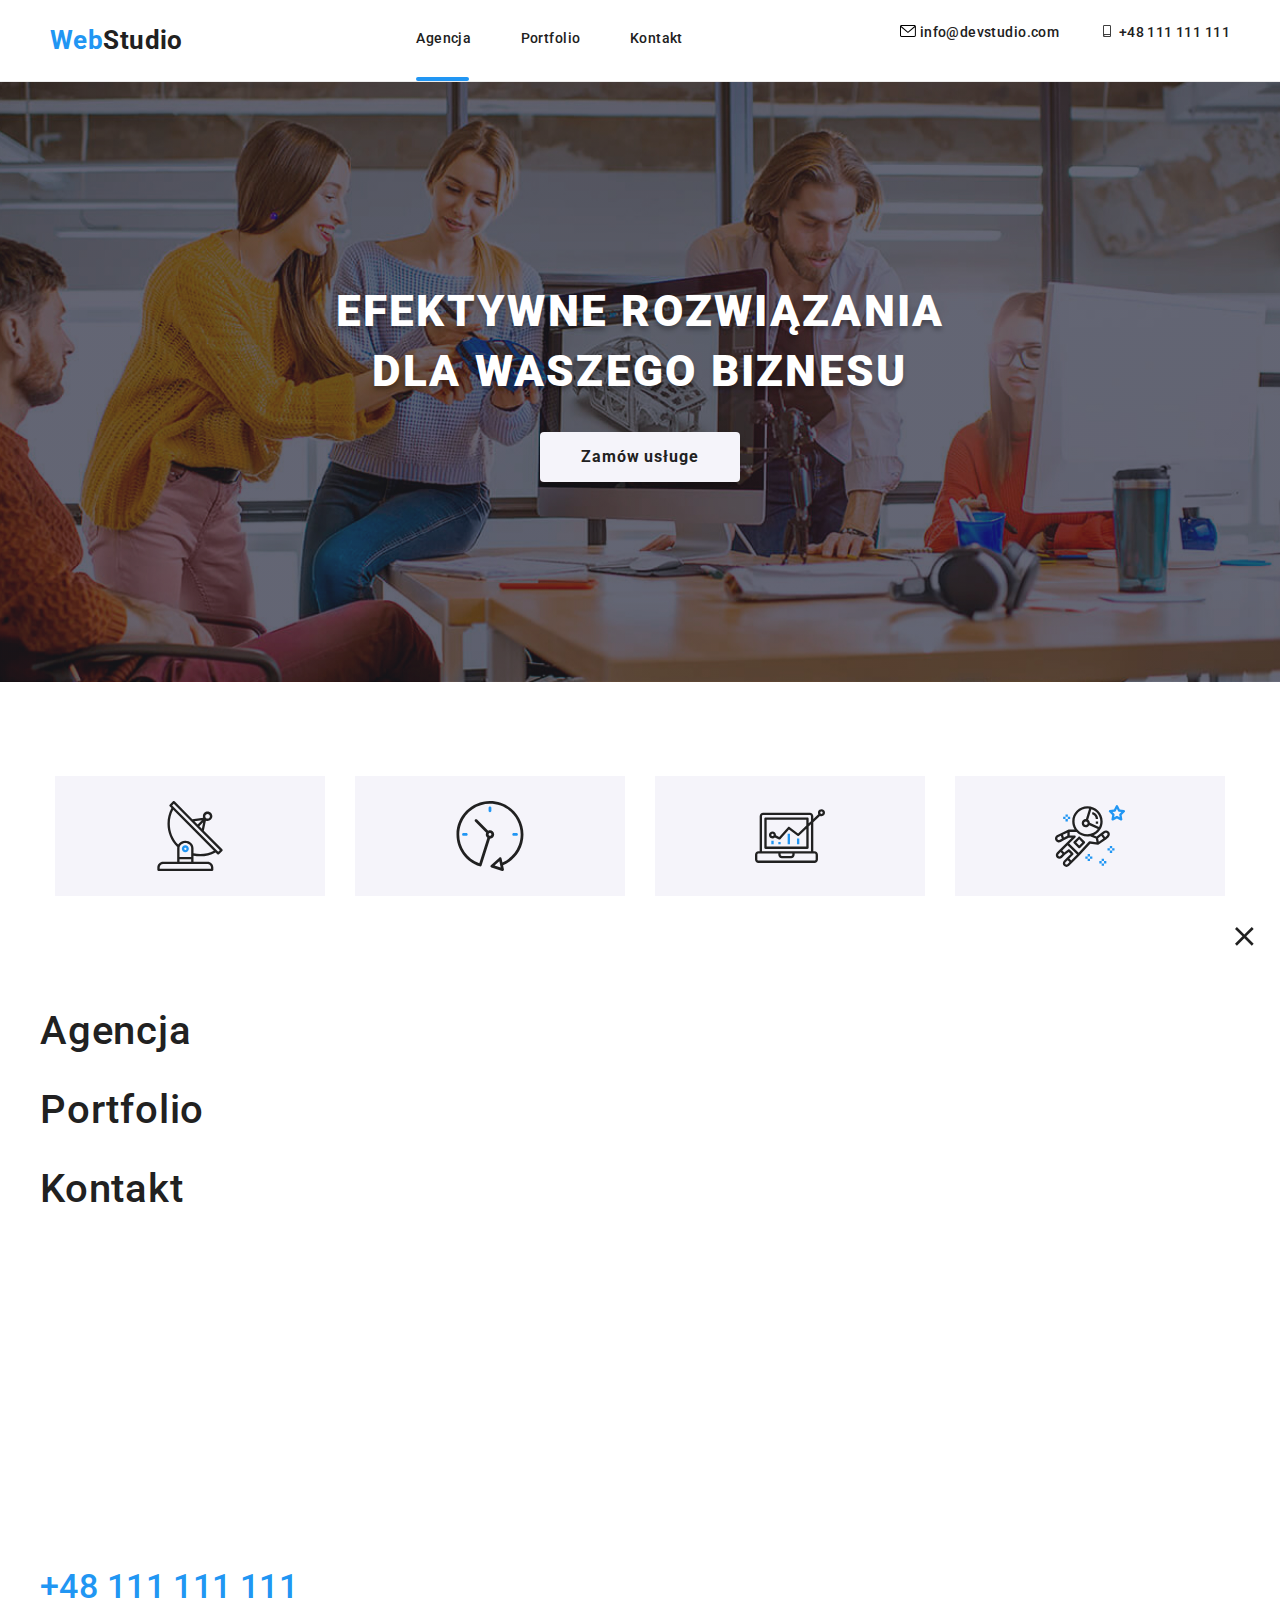
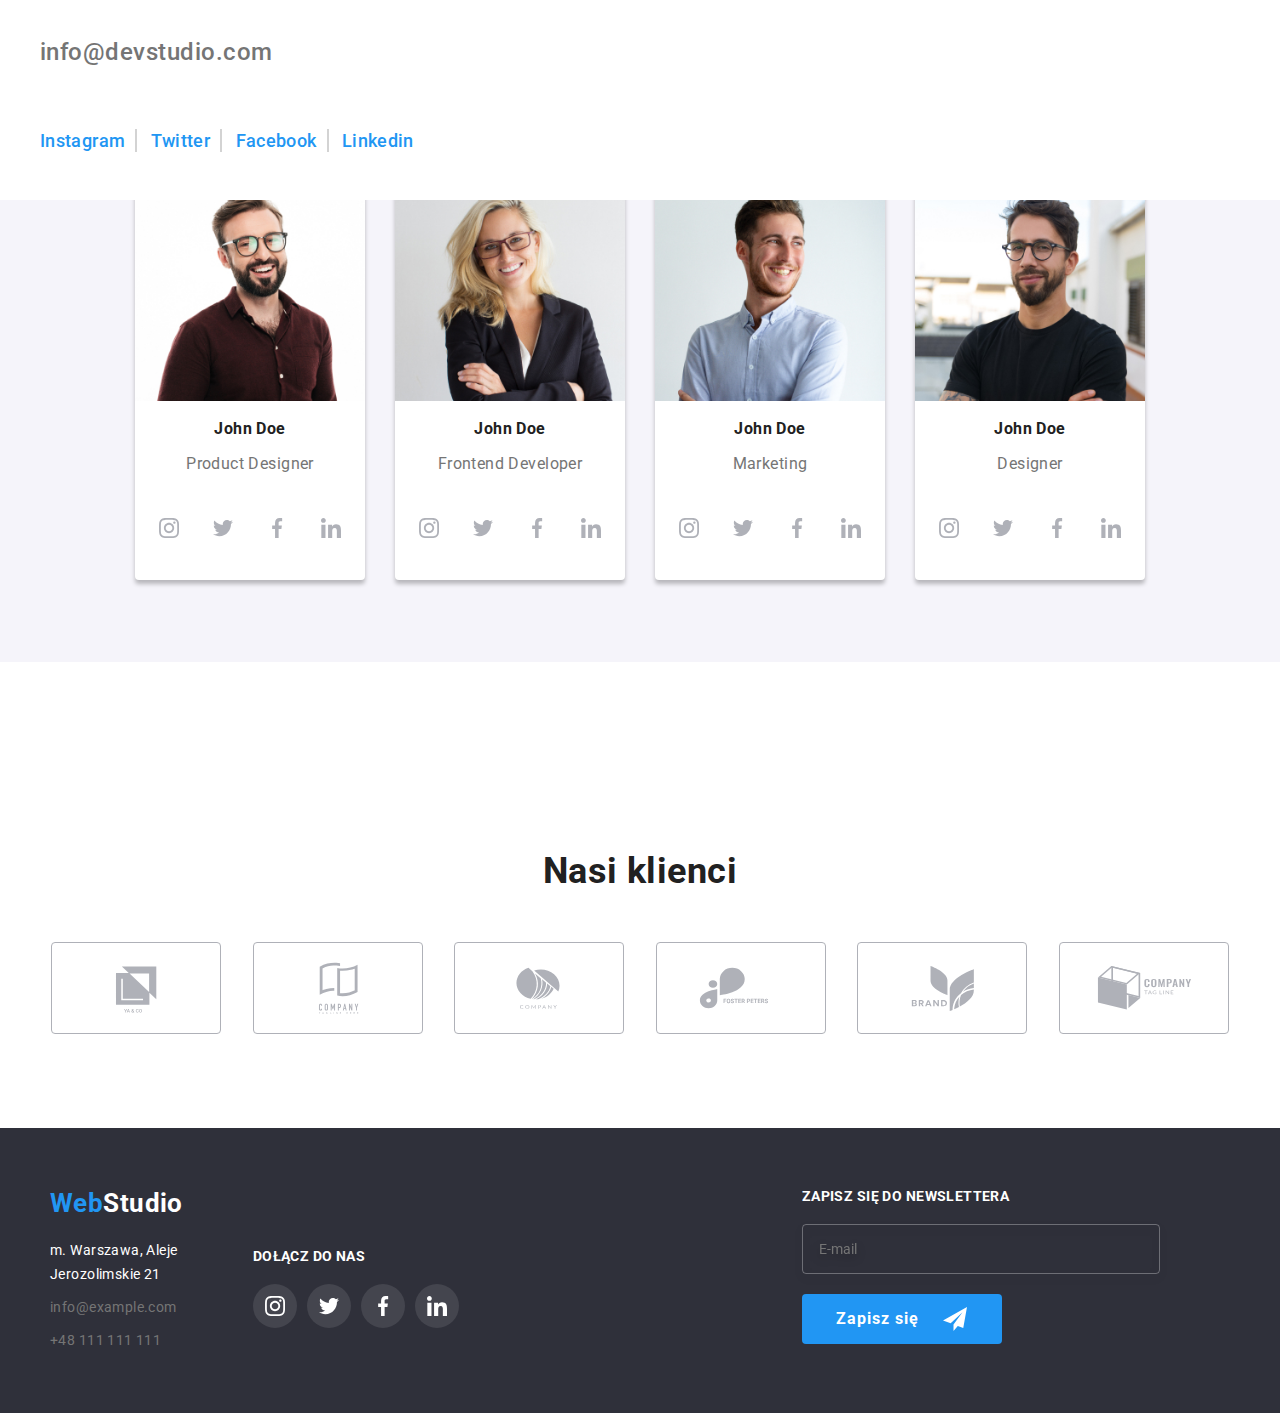
<file: index.html>
<!DOCTYPE html>
<html lang="pl">
  <head>
    <meta charset="UTF-8" />
    <meta http-equiv="X-UA-Compatible" content="IE=edge" />
    <meta name="viewport" content="width=device-width, initial-scale=1.0" />
    <title>WebStudio</title>
    <link rel="preconnect" href="https://fonts.googleapis.com" />
    <link rel="preconnect" href="https://fonts.gstatic.com" crossorigin />
    <link
      href="https://fonts.googleapis.com/css2?family=Raleway:wght@700&family=Roboto:wght@400;500;700;900&display=swap"
      rel="stylesheet"
    />
    <link rel="stylesheet" href="./css/modern-normalize.css" />
    <link rel="stylesheet" href="./css/main.min.css" />
  </head>
  <body>
    <header class="header-menu">
      <section class="container">
        <div class="header-menu__nav-menu">
          <a class="header-menu__logo header-menu__link" href="./index.html"
            ><span class="header-menu__web">Web</span>Studio</a
          >

          <nav>
            <ul class="header-menu__nav-list">
              <li>
                <a
                  class="header-menu__selected-page-index header-menu__link"
                  href="./index.html"
                  >Agencja</a
                >
              </li>
              <li>
                <a class="header-menu__link" href="./portfolio.html"
                  >Portfolio</a
                >
              </li>
              <li>
                <a class="header-menu__link" href="./Contacts">Kontakt</a>
              </li>
            </ul>
          </nav>
          <div>
            <ul class="header-menu__contact-list">
              <li>
                <a
                  class="header-menu__link--contact"
                  href="mailto:info@devstudio.com"
                >
                  <svg class="-header-menu__email" width="16px" height="12px">
                    <use href="./images/icons.svg#icon-envelope"></use>
                  </svg>
                  info@devstudio.com
                </a>
              </li>
              <li>
                <a class="header-menu__link--contact" href="tel:+48111111111">
                  <svg class="header-menu__phone" width="16px" height="12px">
                    <use href="./images/icons.svg#icon-smartphone"></use>
                  </svg>
                  +48 111 111 111
                </a>
              </li>
            </ul>
            <button type="button" class="menu-mobile js-open-menu">
              <svg class="header-menu__open-btn" width="40" height="40">
                <use href="./images/icons.svg#icon-hamburger"></use>
              </svg>
            </button>
          </div>
        </div>
      </section>
    </header>
    <main>
      <section class="main-banner">
        <div class="main-banner__background">
          <h1 class="main-banner__title">
            EFEKTYWNE ROZWIĄZANIA DLA WASZEGO BIZNESU
          </h1>

          <div class="main-banner__button">
            <button type="button" class="main-banner__btn" data-modal-open>
              Zamów usługe
            </button>
          </div>
        </div>
      </section>

      <section class="section">
        <div class="container">
          <ul class="cards">
            <li class="cards__item">
              <div class="cards__item-background">
                <svg width="70"
                    height="70">
                  <use
                    href="./images/icons.svg#icon-antenna"
                    
                  ></use>
                </svg>
              </div>
              <h4 class="cards__title">LOREM IPSUM</h4>
              <p class="cards__paragraph">
                Lorem ipsum dolor sit amet, consectetur adipiscing elit. Nam vel
                arcu sem. Sed non sodales dui. Interdum et malesuada
              </p>
            </li>
            <li class="cards__item">
              <div class="cards__item-background">
                <svg width="70"
                    height="70">
                  <use
                    href="./images/icons.svg#icon-clock"
                    
                  ></use>
                </svg>
              </div>
              <h4 class="cards__title">LOREM IPSUM</h4>
              <p class="cards__paragraph">
                Lorem ipsum dolor sit amet, consectetur adipiscing elit. Nam vel
                arcu sem. Sed non sodales dui. Interdum et malesuada
              </p>
            </li>
            <li class="cards__item">
              <div class="cards__item-background">
                <svg width="70"
                    height="70">
                  <use
                    href="./images/icons.svg#icon-diagram"
                    
                  ></use>
                </svg>
              </div>
              <h4 class="cards__title">LOREM IPSUM</h4>
              <p class="cards__paragraph">
                Lorem ipsum dolor sit amet, consectetur adipiscing elit. Nam vel
                arcu sem. Sed non sodales dui. Interdum et malesuada
              </p>
            </li>
            <li class="cards__item">
              <div class="cards__item-background">
                <svg  width="70"
                    height="70">
                  <use
                    href="./images/icons.svg#icon-astronaut"
                   
                  ></use>
                </svg>
              </div>
              <h4 class="cards__title">LOREM IPSUM</h4>
              <p class="cards__paragraph">
                Lorem ipsum dolor sit amet, consectetur adipiscing elit. Nam vel
                arcu sem. Sed non sodales dui. Interdum et malesuada
              </p>
            </li>
          </ul>
        </div>
      </section>

      <section class="section__what-we-do">
        <div class="what-we-do container">
          <h2 class="what-we-do__title">Czym się zajmujemy</h2>
          <ul class="what-we-do__list">
            <li class="what-we-do__item">
              <img
                src="./images/keyboard.jpg"
                srcset="./images/keyboard.jpg 1x ./images/keyboard@2.jpg 2x "
                alt="Pisanie stron internetowych"
                width="370"
                height="294"
              />
              <p class="what-we-do__description">Aplikacje komputerowe</p>
            </li>
            <li class="what-we-do__item">
              <img
                src="./images/phone.jpg"
                srcset="./images/phone.jpg 1x, ./images/phone@2.jpg 2x"
                alt="tworzenie aplikacji mobilnych"
                width="370"
                height="294"
              />
              <p class="what-we-do__description">Aplikacje mobilne</p>
            </li>
            <li class="what-we-do__item">
              <img
                src="./images/tablet.jpg"
                srcset="./images/tablet.jpg 1x, ./images/tablet@2.jpg x2"
                alt="projektowanie grafik"
                width="370"
                height="294"
              />
              <p class="what-we-do__description">Rozwiązania graficzne</p>
            </li>
          </ul>
        </div>
      </section>

      <section class="section">
        <div class="our-team">
          <div class="container">
            <h2 class="our-team__title">Nasz zespół</h2>
            <ul class="our-team__list">
              <li class="our-team__item">
                <img
                  class="our-team__image"
                  src="./images/johndoe1.jpg"
                  srcset="./images/johndoe1.jpg 1x, ./images/johndoe1@2.jpg 2x"
                  alt="Zdjęcie przedstawiające John Doe"
                  width="270"
                  height="260"
                />
                <div class="our-team__member">
                  <p class="our-team__img-title"><strong>John Doe</strong></p>
                  <p class="our-team__paragraph-worker">Product Designer</p>
                </div>
                <div class="our-team__socialmedia">
                  <a class="" href=""
                    ><svg>
                      <use
                        href="./images/icons.svg#icon-instagram"
                        width="20"
                        height="20"
                      ></use>
                    </svg>
                  </a>
                  <a href=""
                    ><svg>
                      <use
                        href="./images/icons.svg#icon-twitter"
                        width="20"
                        height="20"
                      ></use>
                    </svg>
                  </a>
                  <a href=""
                    ><svg>
                      <use
                        href="./images/icons.svg#icon-facebook"
                        width="20"
                        height="20"
                      ></use>
                    </svg>
                  </a>
                  <a href=""
                    ><svg>
                      <use
                        href="./images/icons.svg#icon-linkedin"
                        width="20"
                        height="20"
                      ></use>
                    </svg>
                  </a>
                </div>
              </li>
              <li class="our-team__item">
                <img
                  class="our-team__image"
                  src="./images/johndoe2.jpg"
                  srcset="./images/johndoe2.jpg 1x, ./images/johndoe2@2.jpg 2x"
                  alt="Zdjęcie przedstawiające John Doe"
                  width="270"
                  height="260"
                />
                <p class="our-team__img-title"><strong>John Doe</strong></p>
                <p class="our-team__paragraph-worker">Frontend Developer</p>
                <div class="our-team__socialmedia">
                  <a href=""
                    ><svg>
                      <use
                        href="./images/icons.svg#icon-instagram"
                        width="20"
                        height="20"
                      ></use>
                    </svg>
                  </a>
                  <a href=""
                    ><svg>
                      <use
                        href="./images/icons.svg#icon-twitter"
                        width="20"
                        height="20"
                      ></use>
                    </svg>
                  </a>
                  <a href=""
                    ><svg>
                      <use
                        href="./images/icons.svg#icon-facebook"
                        width="20"
                        height="20"
                      ></use>
                    </svg>
                  </a>
                  <a href=""
                    ><svg>
                      <use
                        href="./images/icons.svg#icon-linkedin"
                        width="20"
                        height="20"
                      ></use>
                    </svg>
                  </a>
                </div>
              </li>
              <li class="our-team__item">
                <img
                  class="our-team__image"
                  src="./images/johndoe3.jpg"
                  srcset="./images/johndoe3.jpg 1x, ./images/johndoe3@2.jpg 2x"
                  alt="Zdjęcie przedstawiające John Doe"
                  width="270"
                  height="260"
                />
                <p class="our-team__img-title"><strong>John Doe</strong></p>
                <p class="our-team__paragraph-worker">Marketing</p>
                <div class="our-team__socialmedia">
                  <a href=""
                    ><svg>
                      <use
                        href="./images/icons.svg#icon-instagram"
                        width="20"
                        height="20"
                      ></use>
                    </svg>
                  </a>
                  <a href=""
                    ><svg>
                      <use
                        href="./images/icons.svg#icon-twitter"
                        width="20"
                        height="20"
                      ></use>
                    </svg>
                  </a>
                  <a href=""
                    ><svg>
                      <use
                        href="./images/icons.svg#icon-facebook"
                        width="20"
                        height="20"
                      ></use>
                    </svg>
                  </a>
                  <a href=""
                    ><svg>
                      <use
                        href="./images/icons.svg#icon-linkedin"
                        width="20"
                        height="20"
                      ></use>
                    </svg>
                  </a>
                </div>
              </li>
              <li class="our-team__item">
                <img
                  class="our-team__image"
                  src="./images/johndoe4.jpg"
                  srcset="./images/johndoe4.jpg 1x, ./images/johndoe4@2.jpg 2x"
                  alt="Zdjęcie przedstawiające John Doe"
                  width="270"
                  height="260"
                />
                <p class="our-team__img-title"><strong>John Doe</strong></p>
                <p class="our-team__paragraph-worker">Designer</p>
                <div class="our-team__socialmedia">
                  <a href=""
                    ><svg>
                      <use
                        href="./images/icons.svg#icon-instagram"
                        width="20"
                        height="20"
                      ></use>
                    </svg>
                  </a>
                  <a href=""
                    ><svg>
                      <use
                        href="./images/icons.svg#icon-twitter"
                        width="20"
                        height="20"
                      ></use>
                    </svg>
                  </a>
                  <a href=""
                    ><svg>
                      <use
                        href="./images/icons.svg#icon-facebook"
                        width="20"
                        height="20"
                      ></use>
                    </svg>
                  </a>
                  <a href=""
                    ><svg>
                      <use
                        href="./images/icons.svg#icon-linkedin"
                        width="20"
                        height="20"
                      ></use>
                    </svg>
                  </a>
                </div>
              </li>
            </ul>
          </div>
        </div>
      </section>
      <section class="section">
        <div class="our-clients container">
          <h2 class="our-clients__title">Nasi klienci</h2>
          <ul class="our-clients__list">
            <li class="our-clients__list">
              <a href="#"
                ><svg>
                  <use
                    href="./images/icons.svg#icon-firstlogo"
                    height="60"
                    width="106"
                  ></use>
                </svg>
              </a>
            </li>
            <li class="our-clients__list">
              <a href="#"
                ><svg>
                  <use
                    href="./images/icons.svg#icon-secondlogo"
                    height="60"
                    width="106"
                  ></use>
                </svg>
              </a>
            </li>
            <li class="our-clients__list">
              <a href="#"
                ><svg>
                  <use
                    href="./images/icons.svg#icon-thirdlogo"
                    height="60"
                    width="106"
                  ></use>
                </svg>
              </a>
            </li>
            <li class="our-clients__list">
              <a href="#"
                ><svg>
                  <use
                    href="./images/icons.svg#icon-fourthlogo"
                    height="60"
                    width="106"
                  ></use>
                </svg>
              </a>
            </li>
            <li class="our-clients__list">
              <a href="#"
                ><svg>
                  <use
                    href="./images/icons.svg#icon-fivelogo"
                    height="60"
                    width="106"
                  ></use>
                </svg>
              </a>
            </li>
            <li class="our-clients__list">
              <a href="#"
                ><svg>
                  <use
                    href="./images/icons.svg#icon-sixlogo"
                    height="60"
                    width="106"
                  ></use>
                </svg>
              </a>
            </li>
          </ul>
        </div>
      </section>
    </main>
    <footer class="footer">
      <div class="container">
        <div class="footer__flex">
          <div class="footer__left-box">
            <div class="footer__logo">
              <a class="footer__link" href="./index.html"
                ><span class="footer__web">Web</span>Studio</a
              >
            </div>
            <address class="footer__address">
              <ul>
                <li>
                  <span class="footer__paragraph"
                    >m. Warszawa, Aleje Jerozolimskie 21</span
                  >
                </li>
                <li>
                  <a class="footer__contacts" href="mailto:info@example.com">
                    info@example.com</a
                  >
                </li>
                <li>
                  <a class="footer__contacts" href="tel:+48111111111">
                    +48 111 111 111</a
                  >
                </li>
              </ul>
            </address>
          </div>

          <div class="footer__right-box">
            <span class="footer__join-us">Dołącz Do Nas</span>
            <div>
              <div class="footer__socialmedia">
                <a href=""
                  ><svg class="footer__instagram" height="20" width="20">
                    <use href="./images/icons.svg#icon-instagram"></use>
                  </svg>
                </a>
                <a href=""
                  ><svg class="footer__twitter" height="20" width="20">
                    <use href="./images/icons.svg#icon-twitter"></use>
                  </svg>
                </a>
                <a href=""
                  ><svg class="footer__facebook" height="20" width="20">
                    <use href="./images/icons.svg#icon-facebook"></use>
                  </svg>
                </a>
                <a href=""
                  ><svg class="footer__linkedin" height="20" width="20">
                    <use href="./images/icons.svg#icon-linkedin"></use>
                  </svg>
                </a>
              </div>
            </div>
          </div>
          <div class="footer__newsletter">
            <label class="footer__newsletter-label"
              >Zapisz się do newslettera</label
            >
            <div class="footer__newsletter-input footer__newsletter-input--box">
              <input
                class="footer__newsletter-email-box"
                type="email"
                name="newsletter-email"
                placeholder="E-mail"
              />
            </div>
            <div
              class="footer__newsletter-input footer__newsletter-input--button"
            >
              <button class="footer__newsletter-button" type="submit">
                <span class="footer__newsletter-button-text">Zapisz się</span>
                <svg class="footer__newsletter-icon" width="24" height="24">
                  <use href="./images/icons.svg#icon-newsletter"></use>
                </svg>
              </button>
            </div>
          </div>
        </div>
      </div>
    </footer>

    <!-- mobile menu -->
    <div class="mobile-menu d-none">
      <button class="mobile-menu__close-menu">
        <svg class="mobile-menu__close-button" width="40" height="40">
          >
          <use href="./images/icons.svg#icon-close-hamburger"></use>
        </svg>
      </button>

      <div class="mobile-menu__background">
        <div class="mobile-menu__navigation">
          <ul>
            <li>
              <a class="mobile-menu__navigation--item" href="./index.html"
                >Agencja</a
              >
            </li>
            <li>
              <a class="mobile-menu__navigation--item" href="portfolio.html"
                >Portfolio</a
              >
            </li>
            <li>
              <a class="mobile-menu__navigation--item" href="./index.html"
                >Kontakt</a
              >
            </li>
          </ul>
        </div>
        <div class="mobile-menu__contact">
          <ul>
            <li>
              <a
                class="mobile-menu__contact--item-phone"
                href="tel:+48111111111"
                >+48 111 111 111</a
              >
            </li>
            <li>
              <a
                class="mobile-menu__contact--item-email"
                href="mailto:info@devstudio.com"
                >info@devstudio.com</a
              >
            </li>
          </ul>
        </div>
        <div class="mobile-menu__socialmedia">
          <ul>
            <li>
              <a
                class="mobile-menu__socialmedia--item socialmedia--after"
                href="#"
                >Instagram</a
              >
            </li>
            <li>
              <a
                class="mobile-menu__socialmedia--item socialmedia--after"
                href="#"
                >Twitter</a
              >
            </li>
            <li>
              <a
                class="mobile-menu__socialmedia--item socialmedia--after"
                href="#"
                >Facebook</a
              >
            </li>
            <li>
              <a class="mobile-menu__socialmedia--item" href="#">Linkedin</a>
            </li>
          </ul>
        </div>
      </div>
    </div>

    <!-- mobile menu ends -->

    <div class="backdrop is-hidden" data-modal>
      <div class="modal">
        <img
          src="./images/close.svg"
          alt="close button"
          class="modal__close-btn"
          data-modal-close
        />

        <div class="modal__description">
          <form>
            <h3 class="modal__header">
              Zostaw swoje dane w formularzu poniżej
            </h3>

            <label class="modal__label">
              <svg width="12" height="12" class="modal__icon">
                <use href="./images/icons.svg#icon-person-black"></use>
              </svg>
              Imie
              <input
                type="text"
                class="modal__input"
                name="usrname"
                id="usrname"
              />
            </label>

            <label class="modal__label">
              <svg width="13" height="13" class="modal__icon">
                <use href="./images/icons.svg#icon-phone-black"></use>
              </svg>
              Telefon
              <input type="tel" class="modal__input" name="tel" id="tel"
            /></label>
            <label class="modal__label">
              <svg width="15" height="12" class="modal__icon">
                <use href="./images/icons.svg#icon-email-black"></use>
              </svg>
              Email
              <input
                type="email"
                class="modal__input"
                name="email"
                id="email"
              />
            </label>
            <label class="modal__label">
              Komentarz
              <textarea
                class="modal__input modal__input--comment"
                name="comment"
                placeholder="Wprowadź tekst"
              ></textarea>
            </label>
            <label class="modal__terms">
              <input type="checkbox" name="rodo" class="modal__checkbox" />
              <span class="modal__rodo">
                <svg width="16" height="15">
                  <use href="./images/icons.svg#icon-checkbox"></use>
                </svg>
                Oświadczam iż akceptuję <a href="#">Regulamin</a> i
                <a href="#">Politykę Prywatności.</a>
              </span>
            </label>

            <div class="modal__btn-flex">
              <button type="submit" class="modal__main-button">Wyślij</button>
            </div>
          </form>
        </div>
      </div>
    </div>
    <script src="./js/mobile-menu.js"></script>
    <script src="./js/modal.js"></script>
  </body>
</html>
</file>
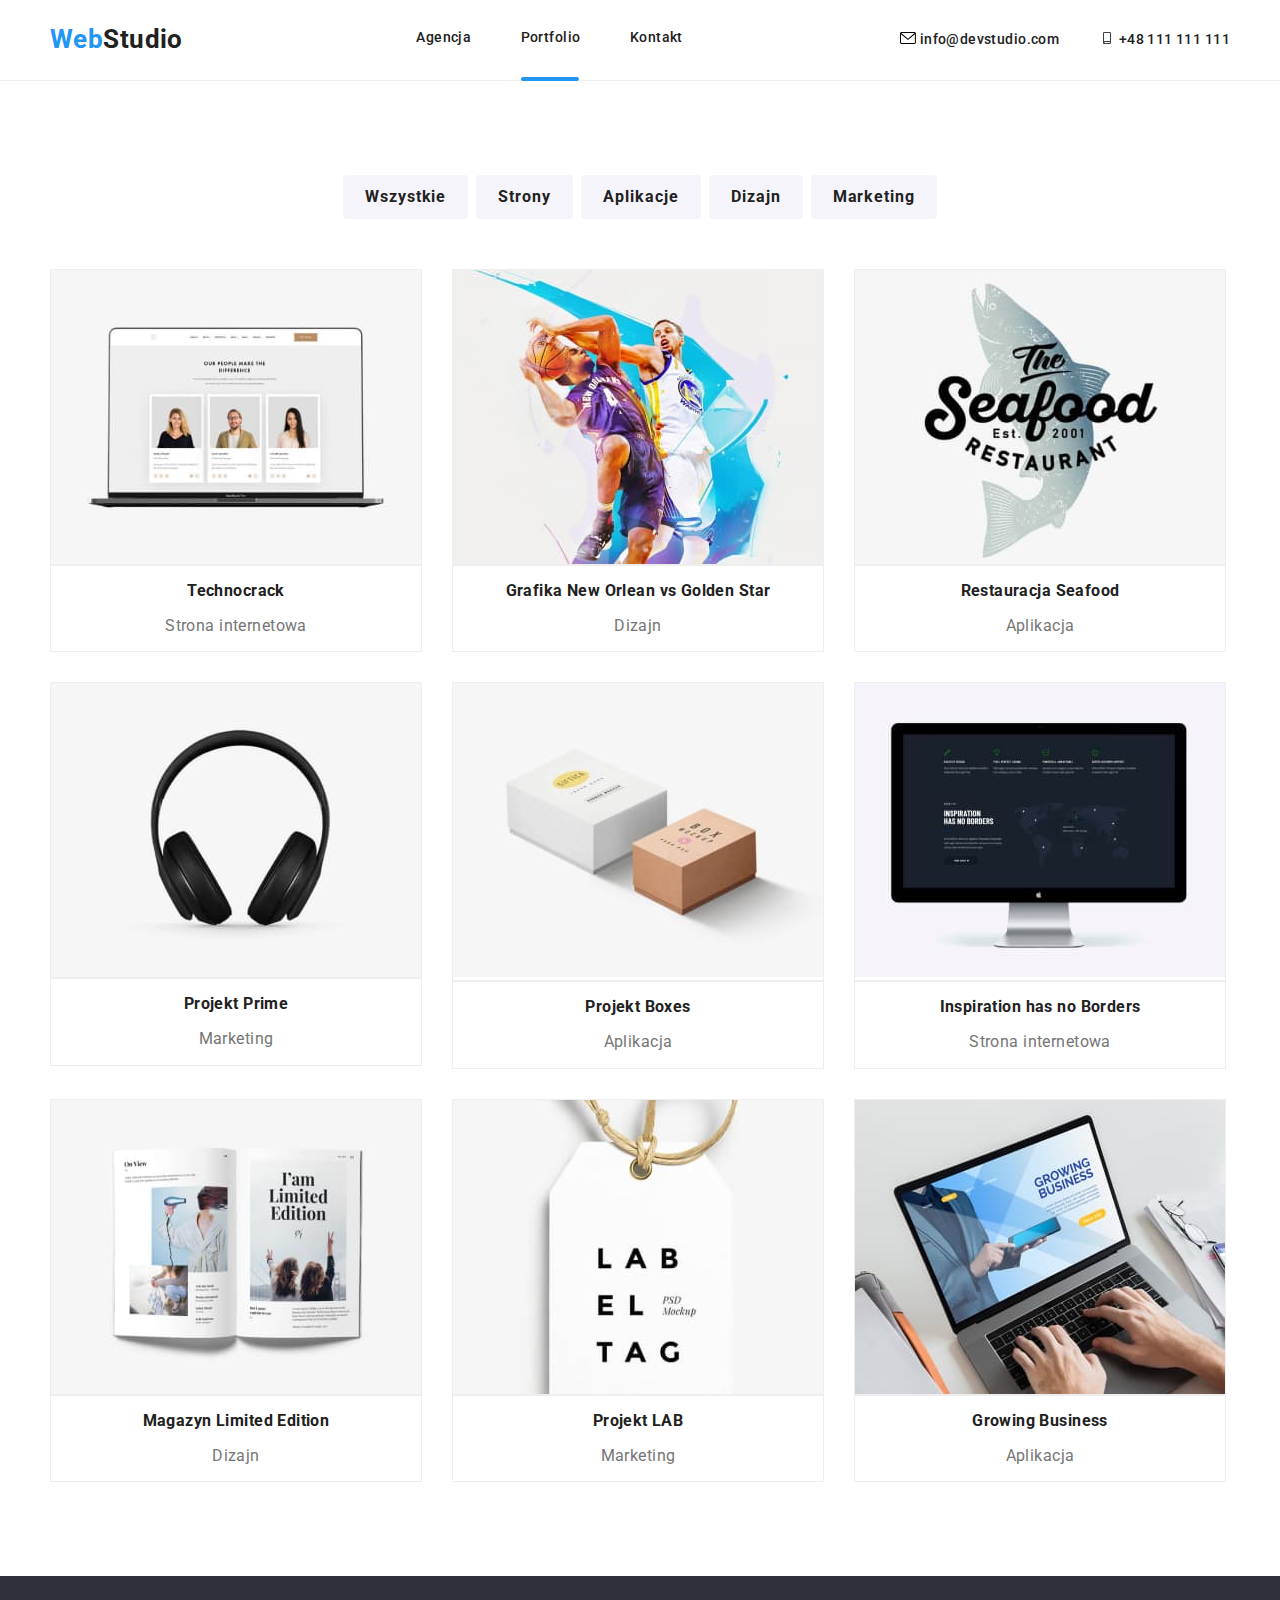
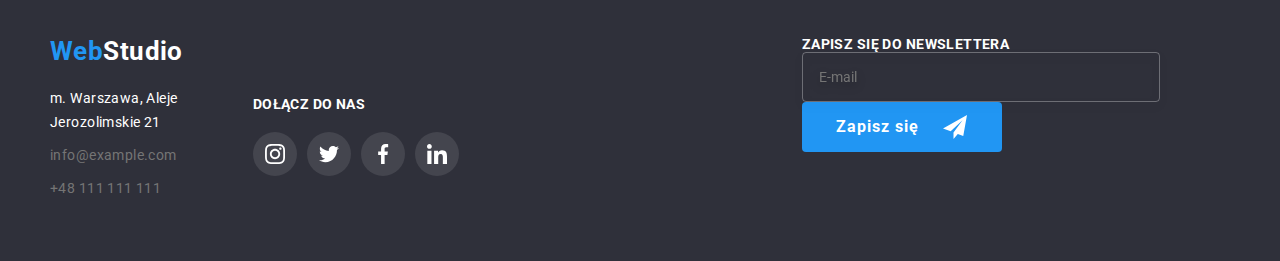
<file: portfolio.html>
<!DOCTYPE html>
<html lang="en">
  <head>
    <meta charset="UTF-8" />
    <meta http-equiv="X-UA-Compatible" content="IE=edge" />
    <meta name="viewport" content="width=device-width, initial-scale=1.0" />
    <title>Portfolio</title>
    <link rel="preconnect" href="https://fonts.googleapis.com" />
    <link rel="preconnect" href="https://fonts.gstatic.com" crossorigin />
    <link
      href="https://fonts.googleapis.com/css2?family=Raleway:wght@700&family=Roboto:wght@400;500;700;900&display=swap"
      rel="stylesheet"
    />
    <link rel="stylesheet" href="./css/modern-normalize.css" />
    <link rel="stylesheet" href="./css/main.min.css" />
  </head>
  <body>
    <header class="header-menu">
      <section class="container">
        <div class="header-menu__nav-menu">
          <a class="header-menu__logo header-menu__link" href="./index.html"
            ><span class="header-menu__web">Web</span>Studio</a
          >
          <nav>
            <ul class="header-menu__nav-list">
              <li>
                <a class="header-menu__link" href="./index.html">Agencja</a>
              </li>
              <li>
                <a
                  class="header-menu__selected-page-portfolio header-menu__link"
                  href="./portfolio.html"
                  >Portfolio</a
                >
              </li>
              <li>
                <a class="header-menu__link" href="./Contacts">Kontakt</a>
              </li>
            </ul>
          </nav>
          <div>
            <ul class="header-menu__contact-list">
              <li>
                <a class="header-menu__link" href="mailto:info@devstudio.com">
                  <svg class="-header-menu__email" width="16px" height="12px">
                    <use href="./images/icons.svg#icon-envelope"></use>
                  </svg>
                  info@devstudio.com
                </a>
              </li>
              <li>
                <a class="header-menu__link" href="tel:+48111111111">
                  <svg class="header-menu__phone" width="16px" height="12px">
                    <use href="./images/icons.svg#icon-smartphone"></use>
                  </svg>
                  +48 111 111 111
                </a>
              </li>
            </ul>
          </div>
        </div>
      </section>
    </header>
    <main class="container">
      <section class="section">
        <div class="portfolio-button">
          <ul class="portfolio-button__list">
            <li>
              <button type="button" class="portfolio-button__item">
                Wszystkie
              </button>
            </li>
            <li>
              <button type="button" class="portfolio-button__item">
                Strony
              </button>
            </li>
            <li>
              <button type="button" class="portfolio-button__item">
                Aplikacje
              </button>
            </li>
            <li>
              <button type="button" class="portfolio-button__item">
                Dizajn
              </button>
            </li>
            <li>
              <button type="button" class="portfolio-button__item">
                Marketing
              </button>
            </li>
          </ul>
        </div>
        <div class="portfolio">
          <ul class="portfolio__card-list">
            <li class="portfolio__overlay">
              <div class="portfolio__line">
                <div class="portfolio__overlay">
                  <div class="portfolio__product-description">
                    <p>
                      Technocrack jest popularną platformą wykorzystywaną do
                      rozpowszechniania koronawirusa. Firmy wykorzystują tę
                      platformę do celów szpiegowskich i ataków na
                      niezabezpieczone serwery konkurencji
                    </p>
                  </div>
                  <img
                    class="portfolio__images"
                    src="./images/technocrack.jpg"
                    alt="Zdjęcie przedstawiające Strone Internetową"
                    width="370"
                    height="294"
                  />
                </div>
                <div>
                  <p class="portfolio__img-title">
                    <strong>Technocrack</strong>
                  </p>
                  <p class="portfolio__paragraph-product">Strona internetowa</p>
                </div>
              </div>
            </li>
            <li class="portfolio__overlay">
              <div class="portfolio__line">
                <div class="portfolio__overlay">
                  <div class="portfolio__product-description">
                    <p>
                      Technocrack jest popularną platformą wykorzystywaną do
                      rozpowszechniania koronawirusa. Firmy wykorzystują tę
                      platformę do celów szpiegowskich i ataków na
                      niezabezpieczone serwery konkurencji
                    </p>
                  </div>
                  <img
                    class="portfolio__images"
                    src="./images/grafikaneworleanvsgoldenstar.jpg"
                    alt="Zdjęcie przedstawiające dwóch zawodników NBA"
                    width="370"
                    height="294"
                  />
                </div>
                <div>
                  <p class="portfolio__img-title">
                    <strong>Grafika New Orlean vs Golden Star</strong>
                  </p>
                  <p class="portfolio__paragraph-product">Dizajn</p>
                </div>
              </div>
            </li>
            <li class="portfolio__overlay">
              <div class="portfolio__line">
                <div class="portfolio__overlay">
                  <div class="portfolio__product-description">
                    <p>
                      Technocrack jest popularną platformą wykorzystywaną do
                      rozpowszechniania koronawirusa. Firmy wykorzystują tę
                      platformę do celów szpiegowskich i ataków na
                      niezabezpieczone serwery konkurencji
                    </p>
                  </div>
                  <img
                    class="portfolio__images"
                    src="./images/restauracjaseafood.jpg"
                    alt="Zdjęcie z logo restauracji z morskim jedzeniem"
                    width="370"
                    height="294"
                  />
                </div>
                <div>
                  <p class="portfolio__img-title">
                    <strong>Restauracja Seafood</strong>
                  </p>
                  <p class="portfolio__paragraph-product">Aplikacja</p>
                </div>
              </div>
            </li>
            <li class="portfolio__overlay">
              <div class="portfolio__line">
                <div class="portfolio__overlay">
                  <div class="portfolio__product-description">
                    <p>
                      Technocrack jest popularną platformą wykorzystywaną do
                      rozpowszechniania koronawirusa. Firmy wykorzystują tę
                      platformę do celów szpiegowskich i ataków na
                      niezabezpieczone serwery konkurencji
                    </p>
                  </div>
                  <img
                    class="portfolio__images"
                    src="./images/projektprime.jpg"
                    alt="Zdjęcie z słuchawkami"
                    width="370"
                    height="294"
                  />
                </div>
                <div>
                  <p class="portfolio__img-title">
                    <strong>Projekt Prime</strong>
                  </p>
                  <p class="portfolio__paragraph-product">Marketing</p>
                </div>
              </div>
            </li>
            <li class="portfolio__overlay">
              <div class="portfolio__line">
                <div class="portfolio__overlay">
                  <div class="portfolio__product-description">
                    <p>
                      Technocrack jest popularną platformą wykorzystywaną do
                      rozpowszechniania koronawirusa. Firmy wykorzystują tę
                      platformę do celów szpiegowskich i ataków na
                      niezabezpieczone serwery konkurencji
                    </p>
                  </div>
                  <img
                    class="images"
                    src="./images/projektboxes.jpg"
                    alt="Zdjęcie z pudełkami"
                    width="370"
                    height="294"
                  />
                </div>
                <div>
                  <p class="portfolio__img-title">
                    <strong>Projekt Boxes</strong>
                  </p>
                  <p class="portfolio__paragraph-product">Aplikacja</p>
                </div>
              </div>
            </li>
            <li class="portfolio__overlay">
              <div class="portfolio__line">
                <div class="portfolio__overlay">
                  <div class="portfolio__product-description">
                    <p>
                      Technocrack jest popularną platformą wykorzystywaną do
                      rozpowszechniania koronawirusa. Firmy wykorzystują tę
                      platformę do celów szpiegowskich i ataków na
                      niezabezpieczone serwery konkurencji
                    </p>
                  </div>
                  <img
                    class="images"
                    src="./images/inspirationhasnoborders.jpg"
                    alt="Zdjęcie przedstawiające strone Inspiration has no Borders "
                    width="370"
                    height="294"
                  />
                </div>
                <div>
                  <p class="portfolio__img-title">
                    <strong>Inspiration has no Borders</strong>
                  </p>
                  <p class="portfolio__paragraph-product">Strona internetowa</p>
                </div>
              </div>
            </li>
            <li class="portfolio__overlay">
              <div class="portfolio__line">
                <div class="portfolio__overlay">
                  <div class="portfolio__product-description">
                    <p>
                      Technocrack jest popularną platformą wykorzystywaną do
                      rozpowszechniania koronawirusa. Firmy wykorzystują tę
                      platformę do celów szpiegowskich i ataków na
                      niezabezpieczone serwery konkurencji
                    </p>
                  </div>
                  <img
                    class="portfolio__images"
                    src="./images/magazynlimitededition.jpg"
                    alt="Zdjęcie przedstawiające czasopismo Limited Edition"
                    width="370"
                    height="294"
                  />
                </div>
                <div>
                  <p class="portfolio__img-title">
                    <strong>Magazyn Limited Edition</strong>
                  </p>
                  <p class="portfolio__paragraph-product">Dizajn</p>
                </div>
              </div>
            </li>
            <li class="portfolio__overlay">
              <div class="portfolio__line">
                <div class="portfolio__overlay">
                  <div class="portfolio__product-description">
                    <p>
                      Technocrack jest popularną platformą wykorzystywaną do
                      rozpowszechniania koronawirusa. Firmy wykorzystują tę
                      platformę do celów szpiegowskich i ataków na
                      niezabezpieczone serwery konkurencji
                    </p>
                  </div>
                  <img
                    class="portfolio__images"
                    src="./images/projektlab.jpg"
                    alt="Zdjęcie przedstawiające etykietkę LAB EL TAG"
                    width="370"
                    height="294"
                  />
                </div>
                <div>
                  <p class="portfolio__img-title">
                    <strong>Projekt LAB</strong>
                  </p>
                  <p class="portfolio__paragraph-product">Marketing</p>
                </div>
              </div>
            </li>
            <li class="portfolio__overlay">
              <div class="portfolio__line">
                <div class="portfolio__overlay">
                  <div class="portfolio__product-description">
                    <p>
                      Technocrack jest popularną platformą wykorzystywaną do
                      rozpowszechniania koronawirusa. Firmy wykorzystują tę
                      platformę do celów szpiegowskich i ataków na
                      niezabezpieczone serwery konkurencji
                    </p>
                  </div>
                  <img
                    class="portfolio__images"
                    src="./images/growingbusiness.jpg"
                    alt="Zdjęcie przedstawiające pisanie aplikacji na laptopie dla Growin Business"
                    width="370"
                    height="294"
                  />
                </div>
                <div>
                  <p class="portfolio__img-title">
                    <strong>Growing Business</strong>
                  </p>
                  <p class="portfolio__paragraph-product">Aplikacja</p>
                </div>
              </div>
            </li>
          </ul>
        </div>
      </section>
    </main>
    <footer class="footer">
      <div class="container">
        <div class="footer__flex">
          <div class="footer__left-box">
            <div class="footer__logo">
              <a class="footer__link" href="./index.html"
                ><span class="footer__web">Web</span>Studio</a
              >
            </div>
            <address class="footer__address">
              <ul>
                <li>
                  <span class="footer__paragraph"
                    >m. Warszawa, Aleje Jerozolimskie 21</span
                  >
                </li>
                <li>
                  <a class="footer__contacts" href="mailto:info@example.com">
                    info@example.com</a
                  >
                </li>
                <li>
                  <a class="footer__contacts" href="tel:+48111111111">
                    +48 111 111 111</a
                  >
                </li>
              </ul>
            </address>
          </div>

          <div class="footer__right-box">
            <span class="footer__join-us">Dołącz Do Nas</span>
            <div>
              <div class="footer__socialmedia">
                <a href=""
                  ><svg class="footer__instagram" height="20" width="20">
                    <use href="./images/icons.svg#icon-instagram"></use>
                  </svg>
                </a>
                <a href=""
                  ><svg class="footer__twitter" height="20" width="20">
                    <use href="./images/icons.svg#icon-twitter"></use>
                  </svg>
                </a>
                <a href=""
                  ><svg class="footer__facebook" height="20" width="20">
                    <use href="./images/icons.svg#icon-facebook"></use>
                  </svg>
                </a>
                <a href=""
                  ><svg class="footer__linkedin" height="20" width="20">
                    <use href="./images/icons.svg#icon-linkedin"></use>
                  </svg>
                </a>
              </div>
            </div>
          </div>
          <div class="footer__newsletter">
            <label class="footer__newsletter-label"
              >Zapisz się do newslettera</label
            >
            <div class="footer__newsletter-input">
              <input
                class="footer__newsletter-email-box"
                type="email"
                name="newsletter-email"
                placeholder="E-mail"
              />
              <button class="footer__newsletter-button" type="submit">
                <span class="footer__newsletter-button-text">Zapisz się</span>
                <svg class="footer__newsletter-icon" width="24" height="24">
                  <use href="./images/icons.svg#icon-newsletter"></use>
                </svg>
              </button>
            </div>
          </div>
        </div>
      </div>
    </footer>
  </body>
</html>
</file>
<file: css/main.min.css>
.backdrop{position:fixed;left:0;top:0;width:100%;height:100%;background-color:rgba(0,0,0,.2);transition:transform 250ms cubic-bezier(0.4, 0, 0.2, 1)}.is-hidden{transform:translateY(100%)}body{font-family:"Roboto","Raleway",sans-serif;background-color:#fff;color:#212121;font-size:14px;letter-spacing:.03em;box-sizing:border-box;-ms-overflow-style:none;scrollbar-width:none;overflow-y:scroll}body::-webkit-scrollbar{display:none}header{padding-bottom:25px;padding-top:24px}footer{display:flex}h1,h2,h3,h4,h5,h6,ul{margin:0 auto;list-style:none;-webkit-padding-start:0px;padding-inline-start:0px}.section{padding-top:94px;padding-bottom:94px}.container{width:100%;padding:0 10px;margin:0 auto;max-width:100vw}@media screen and (min-width: 480px){.container{max-width:480px}}@media screen and (min-width: 768px){.container{max-width:768px}}@media screen and (min-width: 1200px){.container{max-width:1200px}}.header-menu{border-bottom:1px solid #ececec;color:#212121}.header-menu__link{color:#212121;text-decoration:none;font-weight:500;font-size:14px;line-height:1.17}.header-menu__link:hover,.header-menu__link:focus{color:#2196f3;transition:250ms cubic-bezier(0.4, 0, 0.2, 1)}.header-menu__link:hover,.header-menu__link:focus svg{fill:#2196f3;transition:250ms cubic-bezier(0.4, 0, 0.2, 1)}.header-menu__link--contact{color:#212121;text-decoration:none;font-weight:500;font-size:14px;line-height:1.17}.header-menu__link--contact:hover,.header-menu__link--contact:focus{color:#2196f3;transition:250ms cubic-bezier(0.4, 0, 0.2, 1)}.header-menu__link--contact:hover,.header-menu__link--contact:focus svg{fill:#2196f3;transition:250ms cubic-bezier(0.4, 0, 0.2, 1)}.header-menu__nav-menu{display:flex;flex-direction:row;justify-content:space-between;align-items:center;align-content:center;align-self:center}.header-menu__selected-page-index::after{content:"";display:block;width:53px;height:4px;background:#2196f3;border-radius:2px;transform:translateY(31px)}.header-menu__selected-page-portfolio::after{content:"";display:block;width:58px;height:4px;background:#2196f3;border-radius:2px;transform:translateY(31px)}.header-menu__logo{font-weight:700;font-size:26px;line-height:1.19}.header-menu__nav-list{display:flex}.header-menu__nav-list li{display:inline-block;padding-left:46px}.header-menu__contact-list{display:flex;align-items:center;justify-content:center}.header-menu__contact-list li{display:inline-block;padding-left:30px}.header-menu__contact-list a svg{display:inline-flex}.header_menu__header-contact{display:flex;align-items:center;gap:10px}.header-menu__web{color:#2196f3}.header-menu__open-btn{fill:#000}.header-menu__open-btn:hover,.header-menu__open-btn:focus{fill:#2196f3;transition:250ms cubic-bezier(0.4, 0, 0.2, 1)}.menu-mobile{background-color:rgba(0,0,0,0);cursor:pointer;border:none}@media screen and (max-width: 767px){.header-menu__open-btn{display:flex}.header-menu__logo{font-size:24px;display:inline}.header-menu__contact-list{display:none}.header-menu__selected-page-index::after{display:none}.header-menu__selected-page-portfolio::after{display:none}.header-menu__nav-list{display:none}}@media screen and (min-width: 768px){.header-menu__open-btn{display:none}.header-menu__contact-list{flex-direction:column;align-items:flex-start;gap:10px;display:flex}.header-menu__link--contact{font-size:12px}.header-menu__selected-page-index::after{display:block;transform:translateY(37px)}.header-menu__selected-page-portfolio::after{display:block;transform:translateY(37px)}.header-menu__logo{font-size:24px}.header-menu__nav-list{display:inline-block}.header-menu__nav-menu{gap:0px}}@media screen and (min-width: 1200px){.header-menu__open-btn{display:none}.header-menu__contact-list{display:flex;flex-direction:row}.header-menu__link--contact{font-size:14px}.header-menu__selected-page-index::after{display:block;transform:translateY(31px)}.header-menu__selected-page-portfolio::after{display:block;transform:translateY(31px)}.header-menu__logo{font-size:26px}.header-menu__nav-list{display:inline-block}.header-menu__nav-menu{gap:0px}}.main-banner__background{background-color:#2f303a;color:#fff;padding-bottom:200px;display:flex;flex-direction:column;align-items:center;flex-wrap:wrap;margin:0 auto;box-sizing:border-box;background-image:linear-gradient(rgba(47, 48, 54, 0.4), rgba(47, 48, 54, 0.4)),url(../images/teamimage.jpg);background-size:cover;max-width:1600px;background-position:center}.main-banner__button{display:flex;padding-top:30px}.main-banner__btn{background-color:#f5f4fa;box-shadow:0px 4px 4px rgba(0,0,0,.15);cursor:pointer;border:none;border-radius:4px;color:#212121;height:50px;width:200px;text-decoration:none;font-weight:700;font-size:16px;line-height:1.88;text-align:center;letter-spacing:.06em}.main-banner__btn:hover,.main-banner__btn:focus{background-color:#2196f3;color:#fff;transition:250ms cubic-bezier(0.4, 0, 0.2, 1)}.main-banner__title{max-width:365px;font-weight:900;font-size:26px;line-height:1.36;text-align:center;letter-spacing:.06cm;text-transform:uppercase;text-shadow:0px 4px 4px rgba(0,0,0,.25);padding-top:118px}@media screen and (max-width: 767px){.main-banner__title{max-width:480px;font-size:26px;line-height:1.61}.main-banner__background{max-width:480px;-o-object-fit:cover;object-fit:cover;background-image:linear-gradient(rgba(47, 48, 58, 0.4), rgba(47, 48, 58, 0.4)),url(../images/teamimage__mobile.jpg);background-size:cover;background-position:center}}@media screen and (min-device-pixel-ratio: 2),screen and (-webkit-min-device-pixel-ratio: 2),screen and (min-resolution: 192dpi),screen and (min-resolution: 2dppx){.main-banner__background{background-image:linear-gradient(rgba(47, 48, 58, 0.4), rgba(47, 48, 58, 0.4)),url(../images/teamimage__mobile@2.jpg)}}@media screen and (min-width: 768px){.main-banner__title{max-width:365px;font-size:26px;line-height:1.61;padding-top:118px}.main-banner__background{max-width:768px;-o-object-fit:cover;object-fit:cover;background-image:linear-gradient(rgba(47, 48, 58, 0.4), rgba(47, 48, 58, 0.4)),url(../images/teamimage__tablet.jpg);background-size:cover;background-position:center}}@media screen and (min-width: 768px)and (min-device-pixel-ratio: 2),screen and (min-width: 768px)and (-webkit-min-device-pixel-ratio: 2),screen and (min-width: 768px)and (min-resolution: 192dpi),screen and (min-width: 768px)and (min-resolution: 2dppx){.main-banner__background{background-image:linear-gradient(rgba(47, 48, 58, 0.4), rgba(47, 48, 58, 0.4)),url(../images/teamimage__tablet@2.jpg)}}@media screen and (min-width: 1200px){.main-banner__title{max-width:696px;font-size:44px;line-height:1.36;padding-top:200px}.main-banner__background{max-width:1600px;background-image:linear-gradient(rgba(47, 48, 58, 0.4), rgba(47, 48, 58, 0.4)),url(../images/teamimage.jpg);background-size:cover;background-position:center}}@media screen and (min-width: 1200px)and (min-device-pixel-ratio: 2),screen and (min-width: 1200px)and (-webkit-min-device-pixel-ratio: 2),screen and (min-width: 1200px)and (min-resolution: 192dpi),screen and (min-width: 1200px)and (min-resolution: 2dppx){.main-banner__background{background-image:linear-gradient(rgba(47, 48, 58, 0.4), rgba(47, 48, 58, 0.4)),url(../images/teamimage@2.jpg)}}.cards{display:flex;flex-wrap:wrap;padding:0px;justify-content:center;gap:30px}.cards__item{flex-basis:calc((100% - 30px)/5)}.cards__item-background{width:450px;height:120px;background-color:#f5f4fa;padding:25px 190px;margin-bottom:30px}.cards__title{font-weight:700;font-size:14px;line-height:1.17}.cards__paragraph{color:#757575;text-decoration:none;font-weight:400;font-size:14px;line-height:1.17}@media screen and (max-width: 767px){.cards__item-background{width:450px}.cards__item-background{padding:25px 190px}}@media screen and (min-width: 768px){.cards__item-background{width:354px}.cards__item-background{padding:25px 142px}}@media screen and (min-width: 1200px){.cards__item-background{width:270px}.cards__item-background{padding:25px 100px}}.section__what-we-do{padding-top:94px;padding-bottom:94px}.what-we-do__title{font-weight:700;font-size:36px;line-height:1.17;padding-bottom:50px;display:flex;justify-content:center}.what-we-do__list{display:flex;flex-wrap:wrap;padding:0;gap:30px}.what-we-do__item{width:370px;height:294px;position:relative}.what-we-do__description{position:absolute;width:370px;height:70px;background:rgba(47,48,58,.8);color:#fff;text-align:center;vertical-align:middle;line-height:70px;text-transform:uppercase;font-weight:700;bottom:0;margin:0 auto}@media screen and (max-width: 767px){.what-we-do__title{display:none}.what-we-do__list{display:none}.what-we-do__item{display:none}.what-we-do__description{display:none}.section__what-we-do{display:none}}@media screen and (min-width: 768px){.what-we-do__title{display:none}.what-we-do__list{display:none}.what-we-do__item{display:none}.what-we-do__description{display:none}.section__what-we-do{display:none}}@media screen and (min-width: 1200px){.what-we-do__title{display:flex}.what-we-do__list{display:flex}.what-we-do__item{display:inline}.what-we-do__description{display:block}.section__what-we-do{display:inline}}.our-team{padding-top:94px;padding-bottom:82px;background-color:#f5f4fa}.our-team__title{font-weight:700;font-size:36px;line-height:1.17;padding-bottom:50px;display:flex;justify-content:center}.our-team__list{display:flex;flex-wrap:wrap;padding:0;gap:30px;justify-content:center}.our-team__item{background:#fff;box-shadow:0px 1px 3px rgba(0,0,0,.12),0px 1px 1px rgba(0,0,0,.14),0px 2px 1px rgba(0,0,0,.2);border-radius:0px 0px 4px 4px;box-shadow:0px 4px 4px rgba(0,0,0,.25)}.our-team__paragraph-worker{color:#757575;text-decoration:none;font-weight:400;font-size:16px;line-height:1.17;display:flex;justify-content:center}.our-team__img-title{font-weight:500;font-size:16px;line-height:1.17;display:flex;justify-content:center}.our-team__socialmedia{display:flex;justify-content:center;padding-bottom:30px;padding-top:16px;gap:10px}.our-team__socialmedia a{height:44px;width:44px;display:flex;text-align:center;background:rgba(255,255,255,.1);border-radius:50%;padding:12px 12px;fill:#afb1b8}.our-team__socialmedia a:hover,.our-team__socialmedia a:focus{height:44px;width:44px;display:flex;text-align:center;background:#2196f3;border-radius:50%;padding:12px 12px;fill:#fff;transition:250ms cubic-bezier(0.4, 0, 0.2, 1)}@media screen and (max-width: 767px){.our-team__image{width:100%;height:auto}.our-team__item{flex-basis:calc((100% - 30px)/1)}}@media screen and (min-width: 768px){.our-team__image{width:100%;height:auto}.our-team__item{flex-basis:calc((100% - 30px)/2)}}@media screen and (min-width: 1200px){.our-team__image{width:100%;height:auto}.our-team__item{flex-basis:calc((100% - 30px)/5)}}.our-clients__title{font-weight:700;font-size:36px;line-height:1.17;padding-bottom:50px;display:flex;justify-content:center}.our-clients__list{display:flex;flex-wrap:wrap;padding:0;margin:0;gap:30px;justify-content:center;flex-basis:auto}.our-clients__list a{height:92px;width:170px;display:flex;text-align:center;background:rgba(255,255,255,.1);border:solid #afb1b8 1px;padding:16px 32px;fill:#afb1b8;border-radius:4px}.our-clients__list a:hover,.our-clients__list a:focus{display:flex;text-align:center;border:solid #2196f3 1px;padding:16px 32px;fill:#2196f3;transition:250ms cubic-bezier(0.4, 0, 0.2, 1);border-radius:4px}@media screen and (max-width: 767px){.our-clients__list{flex-basis:calc(100% - 60px)/6}.our-clients__list a{width:210px;padding:16px 52px}.our-clients__title{font-size:28px}}@media screen and (min-width: 768px){.our-clients__list{flex-basis:calc((100% - 60px)/3)}.our-clients__list a{width:226px;padding:16px 60px}.our-clients__title{font-size:28px}}@media screen and (min-width: 1200px){.our-clients__list{flex-basis:calc((100% - 150px)/6)}.our-clients__list a{width:170px;padding:16px 32px}.our-clients__title{font-size:36px}}.footer{background-color:#2f303a;color:#fff;padding-top:60px}.footer__contacts{display:flex;justify-content:center;color:#757575;text-decoration:none;font-weight:400;font-size:14px;line-height:1.71;display:flex}.footer__contacts:hover,.footer__contacts:focus{color:#2196f3;transition:250ms cubic-bezier(0.4, 0, 0.2, 1)}.footer__logo{display:flex;justify-content:center;font-weight:700;font-size:26px;line-height:1.19}.footer__web{color:#2196f3}.footer__address{display:flex;justify-content:center;font-style:normal;line-height:1.71;padding-top:20px}.footer__paragraph{font-weight:400;font-size:14px;line-height:1.71;display:flex}.footer__join-us{padding-top:60px;display:flex;justify-content:center;font-weight:700;line-height:16px;text-transform:uppercase}.footer__instagram{fill:#fff}.footer__twitter{fill:#fff}.footer__facebook{fill:#fff}.footer__linkedin{fill:#fff}.footer__socialmedia{display:flex;justify-content:center;flex-direction:row}.footer__socialmedia a{display:flex;text-align:center;background:rgba(255,255,255,.1);border-radius:50%;padding:12px 12px;margin-right:10px;margin-top:20px}.footer__socialmedia a:hover,.footer__socialmedia a:focus{height:44px;width:44px;display:flex;text-align:center;background:#2196f3;border-radius:50%;padding:12px 12px;transition:250ms cubic-bezier(0.4, 0, 0.2, 1)}.footer__newsletter{padding-top:60px}.footer__newsletter-label{display:flex;justify-content:center;font-weight:700;line-height:16px;letter-spacing:10.01;text-transform:uppercase}.footer__newsletter-email-box{width:450px;height:50px;background-color:inherit;color:#fff;padding:0;border:1px solid rgba(255,255,255,.3);border-radius:4px;filter:drop-shadow(0px 4px 4px rgba(0, 0, 0, 0.25));border-radius:4px;padding:16px 16px}.footer__newsletter-email-box:focus{outline:1px solid #2196f3}.footer__newsletter-button{width:200px;height:50px;border-radius:4px;background-color:#2196f3;padding:0;border:0;display:flex;gap:24px;align-items:center;text-align:center;justify-content:center;cursor:pointer}.footer__newsletter-icon{display:inline-flex;fill:#fff}.footer__newsletter-button-text{display:inline-flex;color:#fff;font-weight:700;font-size:16px;line-height:1.88;letter-spacing:.06em}.footer__newsletter-input--box{display:flex;justify-content:center;gap:12px;margin-top:20px}.footer__newsletter-input--button{display:flex;justify-content:center;gap:12px;margin-top:20px;padding-bottom:60px}.footer__link{text-decoration:none}.footer__link{color:#fff}.footer__link:hover,.footer__link:focus{color:#2196f3;transition:250ms cubic-bezier(0.4, 0, 0.2, 1)}@media screen and (max-width: 767px){.footer{width:100% px}.footer__logo{font-size:24px}.footer__address a{padding-top:8px}.footer__newsletter{padding-top:60px}.footer__newsletter-email-box{width:450px}.footer__contacts{display:flex;justify-content:center}.footer__logo{display:flex;justify-content:center}.footer__address{display:flex;justify-content:center}.footer__join-us{display:flex;justify-content:center}.footer__socialmedia{justify-content:center}.footer__newsletter-label{display:flex;justify-content:center}.footer__newsletter-input--button{display:flex;justify-content:center}.footer__newsletter-input--box{display:flex;justify-content:center}}@media screen and (min-width: 768px){.footer{width:100%}.footer__logo{font-size:24px}.footer__address a{padding-top:8px}.footer__newsletter{padding-top:60px}.footer__newsletter-email-box{width:450px}.footer__contacts{display:flexbox;justify-content:left}.footer__logo{display:block;justify-content:left}.footer__address{display:block;padding-top:20px}.footer__join-us{display:block}.footer__socialmedia{justify-content:center}.footer__newsletter-label{display:flex;justify-content:center}.footer__newsletter-input--button{display:flex;justify-content:center}.footer__newsletter-input--box{display:flex;justify-content:center}.footer__right-box{float:right;padding-left:144px;padding-right:89px;padding-bottom:60px}.footer__left-box{float:left;padding-left:76;padding-top:108;padding-bottom:60px}.footer__newsletter{display:inline-block;padding-left:166px;padding-right:152px}}.footer__flex{display:block}@media screen and (min-width: 1200px){.footer{width:100vw}.footer__logo{font-size:26px}.footer__address a{padding-top:9px}.footer__newsletter{margin-left:78px;padding-top:0px}.footer__newsletter-email-box{width:358px}.footer__contacts{display:block}.footer__logo{display:block}.footer__address{display:block;justify-content:center}.footer__join-us{display:block;justify-content:center}.footer__socialmedia{justify-content:flex-start}.footer__newsletter-label{display:block}.footer__newsletter-input--button{display:inline-block}.footer__newsletter-input--box{display:inline-block}.footer__right-box{padding-left:70px}.footer__flex{display:flex}}.modal__header{font-weight:700;font-size:20px;line-height:1.15;text-align:center;letter-spacing:.03em;color:#212121;margin-bottom:12px}.modal__icon{fill:#212121;position:absolute;top:30px;left:15px;cursor:text;transition:fill .25s;transition-timing-function:cubic-bezier(0.4, 0, 0.2, 1)}.modal__input{width:100%;height:40px;margin-bottom:10px;margin-top:4px;border:1px solid rgba(33,33,33,.2);border-radius:4px;padding-left:40px;transition:border-color .25s;transition-timing-function:cubic-bezier(0.4, 0, 0.2, 1)}.modal__input:focus{border-color:#2196f3;outline:0}.modal__input--comment{height:120px;padding:12px 16px;resize:none}.modal__input--comment::-moz-placeholder{font-weight:400;font-size:12px;line-height:14px;letter-spacing:.01em;color:rgba(117,117,117,.5);margin-bottom:20px}.modal__input--comment:-ms-input-placeholder{font-weight:400;font-size:12px;line-height:14px;letter-spacing:.01em;color:rgba(117,117,117,.5);margin-bottom:20px}.modal__input--comment::placeholder{font-weight:400;font-size:12px;line-height:14px;letter-spacing:.01em;color:rgba(117,117,117,.5);margin-bottom:20px}.modal__label{font-weight:400;font-size:12px;line-height:14px;letter-spacing:.01em;color:#757575;position:relative;display:block}.modal__checkbox{visibility:hidden}.modal__checkbox:checked{outline:0;color:green}.modal__checkbox:checked+span svg{background-color:#2196f3;border:0}.modal__terms a{color:#2196f3}.modal__terms svg{fill:#fff;background:#fff;border:2px solid #212121;border-radius:2px;position:relative;top:2px;transition:border .05s,fill .05s,background-color .05s;transition-timing-function:cubic-bezier(0.1, 0.7, 1, 0.1)}.modal__main-button{background-color:#2196f3;color:#fff;border:0;border-radius:4px;font-weight:700;font-size:16px;letter-spacing:.06em;font-family:inherit;padding:10px 42px;cursor:pointer;line-height:1.875em;justify-self:center;margin-top:30px}.modal__btn-flex{display:flex;justify-content:center;align-items:center}.modal{position:absolute;top:50%;left:50%;transform:translate(-50%, -50%);width:528px;min-height:581px;background-color:#fff;position:absolute;padding:40px;box-shadow:0px 1px 3px rgba(0,0,0,.12),0px 1px 1px rgba(0,0,0,.14),0px 2px 1px rgba(0,0,0,.2);border-radius:4px}.modal__close-btn{position:absolute;top:8px;right:8px;cursor:pointer}.modal__rodo{display:block;font-size:14px}@media screen and (max-width: 767px){.modal{width:450px;min-height:609px}.modal__input--comment::-moz-placeholder{font-size:14px}.modal__input--comment:-ms-input-placeholder{font-size:14px}.modal__input--comment::placeholder{font-size:14px}.modal__rodo{font-size:12px}}@media screen and (min-width: 768px){.modal{width:450px;min-height:609px}.modal__input--comment::-moz-placeholder{font-size:14px}.modal__input--comment:-ms-input-placeholder{font-size:14px}.modal__input--comment::placeholder{font-size:14px}.modal__rodo{font-size:12px}}@media screen and (min-width: 1200px){.modal{width:528px;min-height:581px}.modal__input--comment::-moz-placeholder{font-size:12px}.modal__input--comment:-ms-input-placeholder{font-size:12px}.modal__input--comment::placeholder{font-size:12px}.modal__rodo{font-size:14px}}.portfolio-button__list{gap:8px;display:flex;flex-direction:row;justify-content:center;padding-bottom:50px}.portfolio-button__item{display:flex;align-items:center;background-color:#f5f4fa;box-shadow:0px 4px 4px rgba(0,0,0,.15);cursor:pointer;border:none;border-radius:4px;color:#212121;height:38px;width:auto;text-decoration:none;font-weight:700;font-size:16px;line-height:1.88;text-align:center;letter-spacing:.06em;padding:22px;box-shadow:none}.portfolio-button__item:hover,.portfolio-button__item:focus{background-color:#2196f3;color:#fff;box-shadow:0px 2px 2px 0px rgba(0,0,0,.12);transition:250ms cubic-bezier(0.4, 0, 0.2, 1)}.portfolio{display:flex}.portfolio__card-list{display:flex;flex-wrap:wrap;gap:30px}.portfolio__line div{border:1px solid #eee}.portfolio__product-description{position:absolute;width:370px;height:294px;background:rgba(33,150,243,.9);top:100%;overflow:hidden;transition:top 250ms cubic-bezier(0.4, 0, 0.2, 1)}.portfolio__overlay{position:relative;overflow:hidden}.portfolio__overlay:hover .portfolio__product-description{top:0;transition:250ms cubic-bezier(0.4, 0, 0.2, 1)}.portfolio__product-description>p{font-size:18px;line-height:1.56;letter-spacing:.03em;color:#fff;margin:49px 45px 0 29px}.portfolio__images{display:block}.portfolio__img-title{font-weight:500;font-size:16px;line-height:1.17;display:flex;justify-content:center}.portfolio__paragraph-product{color:#757575;text-decoration:none;font-weight:400;font-size:16px;line-height:1.17;display:flex;justify-content:center}.mobile-menu{position:fixed;top:0;right:0;padding-left:40px;width:100%;height:100%;background-color:#fff;z-index:2}.d-none{transform:translateY(100%)}.mobile-menu__close-menu{position:absolute;top:15px;right:10px;background-color:rgba(0,0,0,0);border:none;fill:#212121}.mobile-menu__background{display:block}.mobile-menu__navigation{display:flex;position:fixed;padding-top:60px;top:48px;left:40px}.mobile-menu__navigation--item{text-decoration:none;color:#212121;font-weight:500;font-size:40px;line-height:1.17;letter-spacing:.02em;padding-bottom:32px;display:inline-flex}.mobile-menu__navigation--item:hover,.mobile-menu__navigation--item:focus{color:#2196f3;transition:250ms cubic-bezier(0.4, 0, 0.2, 1)}.mobile-menu__contact{display:flex;position:fixed;padding-top:302px;bottom:134px;left:40px}.mobile-menu__contact .mobile-menu__contact--item-phone{display:inline;font-weight:500;font-size:34px;line-height:40px;color:#2196f3;text-decoration:none}.mobile-menu__contact .mobile-menu__contact--item-phone:hover,.mobile-menu__contact .mobile-menu__contact--item-phone:focus{color:#757575;transition:250ms cubic-bezier(0.4, 0, 0.2, 1)}.mobile-menu__contact .mobile-menu__contact--item-email{display:inline-block;font-weight:500;font-size:24px;line-height:28px;letter-spacing:.02em;color:#757575;padding-top:32px;text-decoration:none}.mobile-menu__contact .mobile-menu__contact--item-email:hover,.mobile-menu__contact .mobile-menu__contact--item-email:focus{color:#2196f3;transition:250ms cubic-bezier(0.4, 0, 0.2, 1)}.mobile-menu__contact--item:hover,.mobile-menu__contact--item:focus{color:#2196f3;transition:250ms cubic-bezier(0.4, 0, 0.2, 1)}.mobile-menu__socialmedia{display:flex;position:fixed;padding-top:64px;bottom:48px;left:40px}.mobile-menu__socialmedia li{display:inline-flex;text-align:center;gap:50px}.mobile-menu__socialmedia--item{text-decoration:none;font-style:normal;font-weight:500;font-size:18px;line-height:22px;letter-spacing:.02em;color:#2196f3}.mobile-menu__socialmedia--item:hover,.mobile-menu__socialmedia--item:focus{color:#212121;transition:250ms cubic-bezier(0.4, 0, 0.2, 1)}.socialmedia--after::after{content:"";border:1px solid rgba(33,33,33,.2);transform:rotate(90deg);margin:0 10px}/*# sourceMappingURL=main.min.css.map */
</file>
